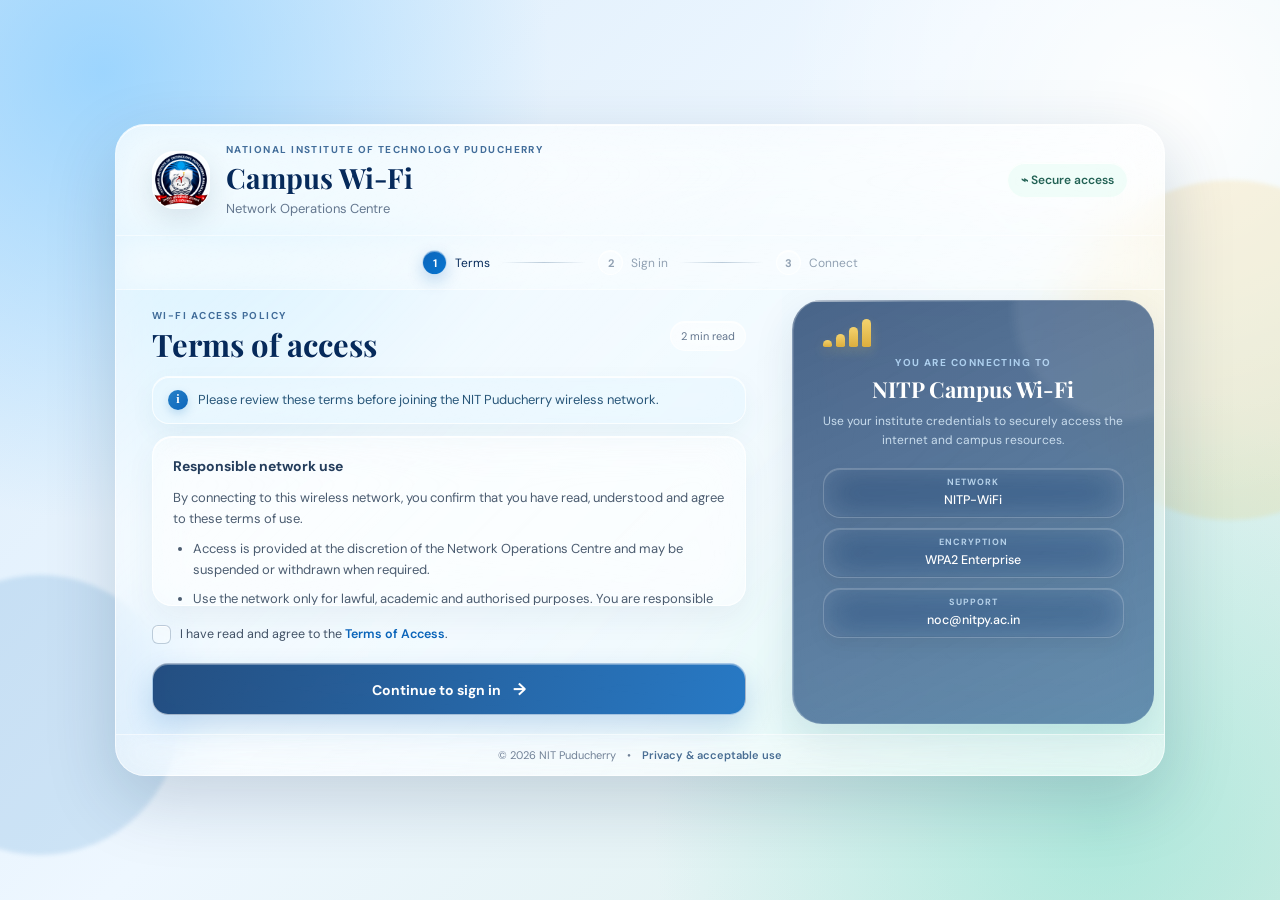
<file: index.html>
<!doctype html>
<html lang="en">
<head>
  <meta charset="utf-8"><meta name="viewport" content="width=device-width,initial-scale=1">
  <meta name="theme-color" content="#062a5b"><title>NIT Puducherry Wi-Fi | Terms</title>
  <link rel="stylesheet" href="styles.css">
  <style>
    @media (min-width: 721px) {
      body { overflow: hidden; }
      .shell { min-height: 100dvh; padding: 12px 16px; }
      .card { max-height: calc(100dvh - 24px); }
      .brand { min-height: 102px; padding: 18px 36px; }
      .brand .logo { width: 58px; height: 58px; flex-basis: 58px; }
      .steps { padding: 14px 32px; }
      .main-panel { padding: 19px 36px; }
      .main-panel .notice { margin: 14px 0 12px; }
      .terms { height: clamp(145px, 20vh, 170px); }
      .network { padding: 19px 30px; }
      .network .bars { height: 28px; margin: 0 0 9px; }
      .network .bars i:nth-child(1) { height: 7px; }.network .bars i:nth-child(2) { height: 13px; }.network .bars i:nth-child(3) { height: 20px; }.network .bars i:nth-child(4) { height: 28px; }
      .network h2 { font-size: 22px; }.network > p:not(.eyebrow) { font-size: 12px; }.network dl { margin: 10px 0; }.network dl div { padding: 6px 0; }.help { padding: 10px; }
      footer { padding: 13px 32px; }
    }
  </style>
</head>
<body>
  <main class="shell"><section class="card" aria-labelledby="title">
    <header class="brand">
      <a class="logo" href="index.html" aria-label="NIT Puducherry Wi-Fi home"><img src="NIT_Puducherry_Official_logo.png" alt="NIT Puducherry logo" onerror="this.hidden=true;this.parentElement.classList.add('fallback')"><b>NITP</b></a>
      <div><p class="eyebrow">NATIONAL INSTITUTE OF TECHNOLOGY PUDUCHERRY</p><h1 id="title">Campus Wi-Fi</h1><p class="sub">Network Operations Centre</p></div>
      <span class="secure">⌁ Secure access</span>
    </header>
    <nav class="steps" aria-label="Connection steps"><span class="active"><b>1</b>Terms</span><i></i><span><b>2</b>Sign in</span><i></i><span><b>3</b>Connect</span></nav>
    <div class="columns">
      <section class="main-panel" aria-labelledby="terms-title">
        <div class="heading"><div><p class="eyebrow">WI-FI ACCESS POLICY</p><h2 id="terms-title">Terms of access</h2></div><small>2 min read</small></div>
        <div class="notice"><b>i</b><span>Please review these terms before joining the NIT Puducherry wireless network.</span></div>
        <article class="terms" tabindex="0"><h3>Responsible network use</h3><p>By connecting to this wireless network, you confirm that you have read, understood and agree to these terms of use.</p><ul><li>Access is provided at the discretion of the Network Operations Centre and may be suspended or withdrawn when required.</li><li>Use the network only for lawful, academic and authorised purposes. You are responsible for all activity through your account.</li><li>Do not bypass security controls, disrupt service, or access systems and data without permission.</li><li>The service is provided on an “as is” basis. Availability and performance are not guaranteed.</li></ul><p>For assistance, contact the Network Operations Centre. Misuse may result in loss of access and action under institute policy.</p></article>
        <form id="terms-form" action="login.html"><label class="check"><input id="accept" type="checkbox" required><em>✓</em><span>I have read and agree to the <a href="#terms-title">Terms of Access</a>.</span></label><button class="button" type="submit">Continue to sign in <b>→</b></button></form>
      </section>
      <aside class="network"><div class="bars" aria-hidden="true"><i></i><i></i><i></i><i></i></div><p class="eyebrow">YOU ARE CONNECTING TO</p><h2>NITP Campus Wi-Fi</h2><p>Use your institute credentials to securely access the internet and campus resources.</p><dl><div><dt>Network</dt><dd>NITP-WiFi</dd></div><div><dt>Encryption</dt><dd>WPA2 Enterprise</dd></div><div><dt>Support</dt><dd>noc@nitpy.ac.in</dd></div></dl></aside>
    </div>
    <footer><span>© <span id="year"></span> NIT Puducherry</span><span>•</span><a href="#terms-title">Privacy &amp; acceptable use</a></footer>
  </section></main><script src="portal.js"></script>
</body>
</html>
</file>
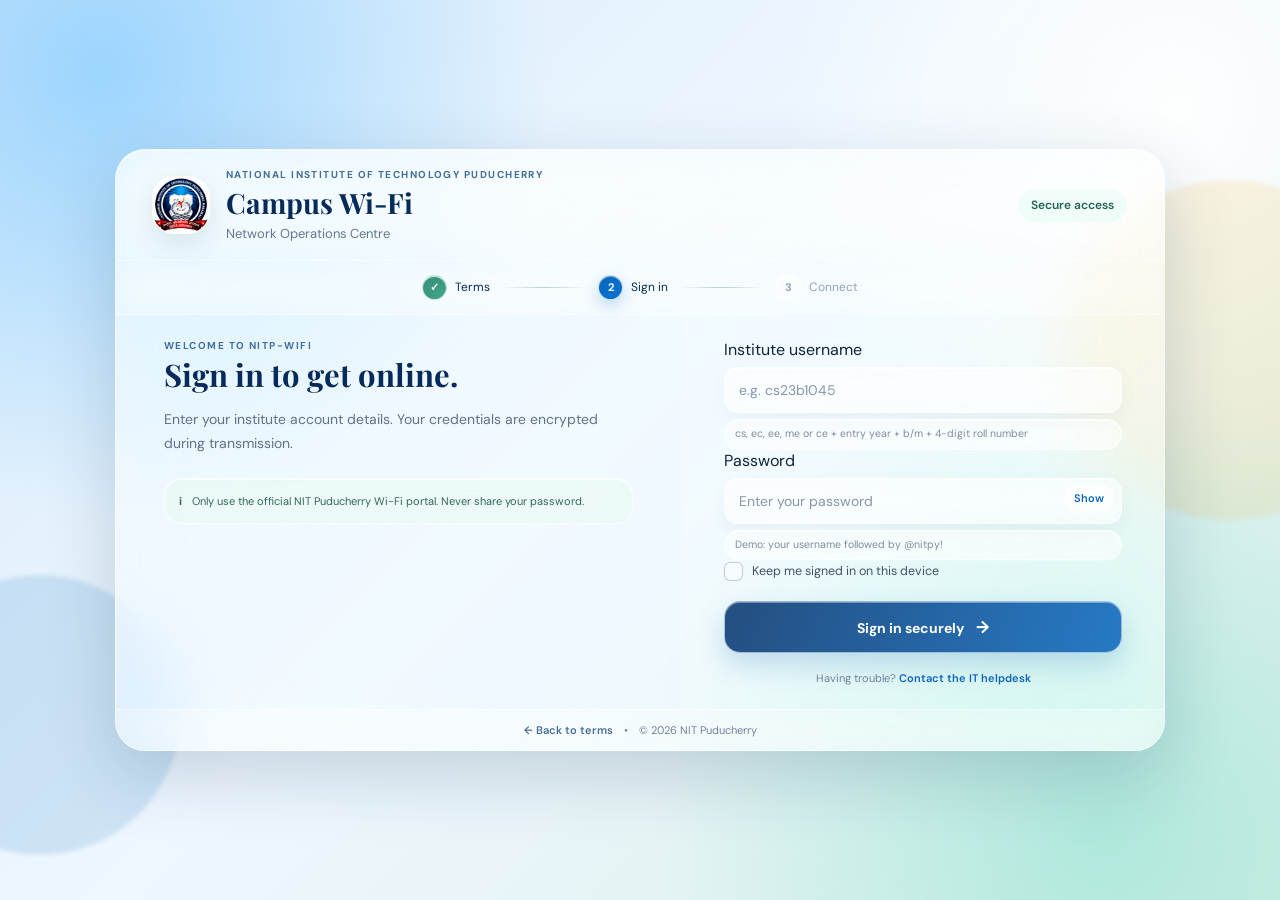
<file: login.html>
<!doctype html>
<html lang="en"><head><meta charset="utf-8"><meta name="viewport" content="width=device-width,initial-scale=1"><meta name="theme-color" content="#062a5b"><title>NIT Puducherry Wi-Fi | Sign in</title><link rel="stylesheet" href="styles.css"><style>@media (min-width:721px){body{overflow:hidden}.shell{min-height:100dvh;padding:12px 16px}.card{max-height:calc(100dvh - 24px)}.brand{min-height:102px;padding:18px 36px}.brand .logo{width:58px;height:58px;flex-basis:58px}.steps{padding:14px 32px}.login-card .login-grid{min-height:0}.login-card .intro,.login-card .login-form{padding-top:24px;padding-bottom:24px}.login-card .privacy{margin-top:22px}footer{padding:13px 32px}}</style></head>
<body><main class="shell"><section class="card login-card" aria-labelledby="login-title">
  <header class="brand"><a class="logo" href="index.html" aria-label="NIT Puducherry Wi-Fi home"><img src="NIT_Puducherry_Official_logo.png" alt="NIT Puducherry logo" onerror="this.hidden=true;this.parentElement.classList.add('fallback')"><b>NITP</b></a><div><p class="eyebrow">NATIONAL INSTITUTE OF TECHNOLOGY PUDUCHERRY</p><h1>Campus Wi-Fi</h1><p class="sub">Network Operations Centre</p></div><span class="secure">Secure access</span></header>
  <nav class="steps" aria-label="Connection steps"><span class="done"><b>✓</b>Terms</span><i></i><span class="active" id="step-signin"><b>2</b>Sign in</span><i></i><span id="step-connect"><b>3</b>Connect</span></nav>
  <section class="login-grid"><div class="intro"><p class="eyebrow">WELCOME TO NITP-WIFI</p><h2 id="login-title">Sign in to get online.</h2><p>Enter your institute account details. Your credentials are encrypted during transmission.</p><div class="privacy"><b>i</b><span>Only use the official NIT Puducherry Wi-Fi portal. Never share your password.</span></div></div>
  <form class="login-form" id="login-form"><div class="credentials"><label>Institute username<input id="username" autocomplete="username" autocapitalize="none" spellcheck="false" placeholder="e.g. cs23b1045" required><small class="field-hint">cs, ec, ee, me or ce + entry year + b/m + 4-digit roll number</small></label><label>Password<span class="password"><input id="password" type="password" autocomplete="current-password" placeholder="Enter your password" required><button id="show" type="button">Show</button></span><small class="field-hint">Demo: your username followed by @nitpy!</small></label><p class="form-error" id="login-error" hidden role="alert"></p><label class="check"><input type="checkbox"><em>✓</em><span>Keep me signed in on this device</span></label><button class="button" type="submit">Sign in securely <b>→</b></button><p class="support">Having trouble? <a href="mailto:noc@nitpy.ac.in">Contact the IT helpdesk</a></p></div><div class="status" id="status" hidden><b>✓</b><p><strong>Connected to NITP Campus Wi-Fi</strong><br><span id="connected-user"></span> is now connected. This is a local demo; real access must be confirmed by the authorised NIT network system.</p></div></form></section>
  <footer><a href="index.html">← Back to terms</a><span>•</span><span>© <span id="year"></span> NIT Puducherry</span></footer>
</section></main><script src="portal.js"></script></body></html>
</file>
<file: styles.css>
@import url('https://fonts.googleapis.com/css2?family=DM+Sans:wght@400;500;600;700&family=Playfair+Display:wght@600;700&display=swap');

:root{
  --navy:#062a5b;
  --blue:#0b65bb;
  --ink:#10233d;
  --muted:#64778f;
  --line:rgba(255,255,255,.48);
  --gold:#f0c75e;
  --glass:rgba(255,255,255,.48);
  --glass-strong:rgba(255,255,255,.66);
  --glass-dark:rgba(7,45,91,.54);
  --shadow:0 24px 70px rgba(13,43,76,.18);
}

*{box-sizing:border-box}

html{min-height:100%;scroll-behavior:smooth}

body{
  margin:0;
  min-height:100vh;
  color:var(--ink);
  font-family:"DM Sans",Arial,sans-serif;
  background:
    radial-gradient(circle at 8% 8%,rgba(130,203,255,.70) 0,transparent 28rem),
    radial-gradient(circle at 92% 12%,rgba(255,255,255,.92) 0,transparent 25rem),
    radial-gradient(circle at 86% 92%,rgba(101,219,194,.40) 0,transparent 28rem),
    linear-gradient(135deg,#d9ebfa 0%,#eef7ff 46%,#dcefe9 100%);
  background-attachment:fixed;
  overflow-x:hidden;
}

body::before,
body::after{
  content:"";
  position:fixed;
  z-index:-1;
  border-radius:50%;
  filter:blur(2px);
  pointer-events:none;
}
body::before{
  width:280px;height:280px;
  left:-100px;bottom:5%;
  background:rgba(20,116,190,.14);
}
body::after{
  width:340px;height:340px;
  right:-120px;top:20%;
  background:rgba(242,190,76,.16);
}

.shell{
  min-height:100vh;
  display:grid;
  place-items:center;
  padding:36px 22px;
}

.card{
  width:min(1050px,100%);
  overflow:hidden;
  display:flex;
  flex-direction:column;
  border:1px solid rgba(255,255,255,.72);
  border-radius:30px;
  background:rgba(255,255,255,.34);
  box-shadow:var(--shadow),inset 0 1px 0 rgba(255,255,255,.9);
  backdrop-filter:blur(28px) saturate(145%);
  -webkit-backdrop-filter:blur(28px) saturate(145%);
  position:relative;
}

.card::before{
  content:"";
  position:absolute;
  inset:0;
  pointer-events:none;
  background:linear-gradient(135deg,rgba(255,255,255,.42),transparent 42%,rgba(255,255,255,.16));
}

.brand,.steps,.columns,.login-grid,footer{position:relative;z-index:1}

.brand{
  min-height:122px;
  padding:25px 42px;
  display:flex;
  align-items:center;
  gap:16px;
  border-bottom:1px solid rgba(255,255,255,.52);
  background:rgba(255,255,255,.20);
  backdrop-filter:blur(22px);
  -webkit-backdrop-filter:blur(22px);
}

.logo{
  display:grid;
  place-items:center;
  overflow:hidden;
  width:68px;height:68px;flex:0 0 68px;
  border-radius:22px;
  border:1px solid rgba(255,255,255,.80);
  background:rgba(255,255,255,.58);
  box-shadow:0 10px 28px rgba(17,54,91,.12),inset 0 1px 0 rgba(255,255,255,.95);
  backdrop-filter:blur(15px);
  -webkit-backdrop-filter:blur(15px);
}
.logo img{width:100%;height:100%;object-fit:contain}
.logo>b{display:none;color:#fff;font-size:13px}
.logo.fallback{background:linear-gradient(135deg,#07366f,#0b67bd)}
.logo.fallback>b{display:block}

.eyebrow{
  margin:0;
  color:#426d9a;
  font-size:10px;
  font-weight:700;
  letter-spacing:1.45px;
}

.brand h1{
  margin:3px 0 4px;
  font:700 28px "Playfair Display",Georgia,serif;
  color:var(--navy);
  text-shadow:0 1px 0 rgba(255,255,255,.8);
}
.sub{margin:0;color:var(--muted);font-size:13px}

.secure{
  margin-left:auto;
  padding:9px 13px;
  border-radius:999px;
  border:1px solid rgba(255,255,255,.68);
  background:rgba(225,250,242,.48);
  color:#236255;
  font-size:12px;
  font-weight:600;
  box-shadow:inset 0 1px 0 rgba(255,255,255,.8);
  backdrop-filter:blur(12px);
  -webkit-backdrop-filter:blur(12px);
}

.steps{
  display:flex;
  align-items:center;
  justify-content:center;
  gap:12px;
  padding:20px 42px;
  border-bottom:1px solid rgba(255,255,255,.50);
  background:rgba(255,255,255,.16);
  backdrop-filter:blur(18px);
  -webkit-backdrop-filter:blur(18px);
}
.steps span{display:flex;align-items:center;gap:8px;color:#91a1b3;font-size:12px}
.steps span b{
  display:grid;place-items:center;
  width:25px;height:25px;
  border:1px solid rgba(255,255,255,.78);
  border-radius:50%;
  background:rgba(255,255,255,.30);
  box-shadow:inset 0 1px 0 rgba(255,255,255,.8);
  font-size:11px;
}
.steps .active,.steps .done{color:var(--navy)}
.steps .active b{
  border-color:rgba(255,255,255,.75);
  background:linear-gradient(135deg,#0b65bb,#0875cf);
  color:#fff;
  box-shadow:0 6px 16px rgba(11,101,187,.24),inset 0 1px 0 rgba(255,255,255,.4);
}
.steps .done b{
  border-color:rgba(255,255,255,.72);
  background:linear-gradient(135deg,#348d77,#43a68d);
  color:#fff;
}
.steps i{
  width:min(84px,10vw);
  height:1px;
  background:linear-gradient(90deg,transparent,rgba(72,111,148,.35),transparent);
}

.columns{display:grid;grid-template-columns:minmax(0,1.48fr) minmax(270px,.85fr)}

.main-panel{padding:42px;background:rgba(255,255,255,.12)}
.heading{display:flex;justify-content:space-between;align-items:center;gap:16px}
.heading h2,.intro h2{
  margin:5px 0 0;
  font:700 31px/1.1 "Playfair Display",Georgia,serif;
  color:var(--navy);
  text-shadow:0 1px 0 rgba(255,255,255,.75);
}
small{
  padding:7px 10px;
  border-radius:999px;
  border:1px solid rgba(255,255,255,.65);
  background:rgba(255,255,255,.38);
  color:var(--muted);
  font-size:11px;
  box-shadow:inset 0 1px 0 rgba(255,255,255,.75);
  backdrop-filter:blur(12px);
}

.notice{
  display:flex;
  align-items:center;
  gap:10px;
  margin:25px 0 18px;
  padding:13px 15px;
  border:1px solid rgba(255,255,255,.72);
  border-radius:17px;
  background:rgba(219,242,255,.40);
  color:#285679;
  font-size:13px;
  box-shadow:0 10px 26px rgba(23,83,126,.06),inset 0 1px 0 rgba(255,255,255,.85);
  backdrop-filter:blur(18px);
  -webkit-backdrop-filter:blur(18px);
}
.notice b{
  display:grid;place-items:center;
  width:20px;height:20px;
  border-radius:50%;
  background:linear-gradient(135deg,#2781c8,#0b65bb);
  color:#fff;
  font:700 12px Georgia;
  box-shadow:0 4px 10px rgba(39,129,200,.25);
}

.terms{
  height:242px;
  overflow:auto;
  padding:18px 20px;
  border:1px solid rgba(255,255,255,.76);
  border-radius:20px;
  background:rgba(255,255,255,.36);
  color:#4b5c70;
  font-size:13px;
  line-height:1.64;
  box-shadow:inset 0 1px 0 rgba(255,255,255,.85),0 12px 30px rgba(34,67,101,.06);
  backdrop-filter:blur(20px);
  -webkit-backdrop-filter:blur(20px);
}
.terms:focus{outline:3px solid rgba(86,166,224,.25)}
.terms h3{margin:0 0 8px;color:#243d5c;font-size:14px}
.terms p{margin:9px 0}.terms ul{margin:8px 0;padding-left:20px}.terms li+li{margin-top:7px}

.check{
  display:flex;
  align-items:flex-start;
  gap:9px;
  margin:19px 0;
  color:#425267;
  font-size:12.5px;
  line-height:1.5;
  cursor:pointer;
}
.check input{position:absolute;opacity:0}
.check em{
  display:grid;place-items:center;
  width:19px;height:19px;flex:0 0 19px;
  border:1px solid rgba(88,119,149,.35);
  border-radius:6px;
  background:rgba(255,255,255,.42);
  color:transparent;
  font-style:normal;font-size:12px;
  box-shadow:inset 0 1px 0 rgba(255,255,255,.85);
}
.check input:checked+em{
  border-color:rgba(11,101,187,.7);
  background:linear-gradient(135deg,#0b65bb,#1582d4);
  color:#fff;
}

a{color:var(--blue);font-weight:600;text-decoration:none}
a:hover{text-decoration:underline}

.button{
  width:100%;
  padding:14px 18px;
  border:1px solid rgba(255,255,255,.58);
  border-radius:16px;
  background:linear-gradient(110deg,rgba(7,54,111,.88),rgba(11,103,189,.88));
  color:#fff;
  font:700 14px "DM Sans",Arial;
  cursor:pointer;
  box-shadow:0 12px 28px rgba(10,93,179,.20),inset 0 1px 0 rgba(255,255,255,.35);
  backdrop-filter:blur(14px);
  -webkit-backdrop-filter:blur(14px);
  transition:transform .2s,box-shadow .2s,filter .2s;
}
.button:hover{
  transform:translateY(-2px);
  filter:brightness(1.04);
  box-shadow:0 16px 32px rgba(10,93,179,.27),inset 0 1px 0 rgba(255,255,255,.42);
}
.button:active{transform:translateY(0)}
.button b{margin-left:9px;font-size:17px}

.network{
  padding:30px 30px;
  color:#e7f1ff;
  background:
    linear-gradient(155deg,rgba(6,42,91,.72),rgba(10,65,124,.58)),
    rgba(255,255,255,.10);
  border-radius:30px;
  border-left:1px solid rgba(255,255,255,.28);
  box-shadow:
    inset 1px 0 0 rgba(255,255,255,.12),
    inset 0 1px 0 rgba(255,255,255,.18),
    inset 0 -1px 0 rgba(255,255,255,.10),
    0 15px 40px rgba(5,35,75,.10);
  backdrop-filter:blur(28px) saturate(140%);
  -webkit-backdrop-filter:blur(28px) saturate(140%);
  position:relative;
  overflow:hidden;
  margin:10px;
  text-align:center;
}

.network::before{
  content:"";
  position:absolute;
  top:0;
  left:0;
  width:65%;
  height:2px;
  background:linear-gradient(90deg,rgba(255,255,255,.75),rgba(255,255,255,.20),transparent);
  border-radius:999px;
  opacity:.8;
}

.network::after{
  content:"";
  position:absolute;
  width:220px;
  height:220px;
  top:-100px;
  right:-80px;
  background:rgba(255,255,255,.08);
  border-radius:50%;
  filter:blur(5px);
  pointer-events:none;
}

.bars{
  display:flex;
  align-items:flex-end;
  justify-content:center;
  gap:4px;
  width:48px;
  height:34px;
  margin:0 auto 12px;
  position:relative;
  z-index:2;
}

.bars i{
  width:9px;
  border-radius:5px 5px 2px 2px;
  background:linear-gradient(180deg,#f5d36e,#dcae3e);
  box-shadow:0 5px 12px rgba(240,199,94,.20);
}

.bars i:nth-child(1){height:11px}
.bars i:nth-child(2){height:20px}
.bars i:nth-child(3){height:30px}
.bars i:nth-child(4){height:41px}

.network .eyebrow{
  margin:0 0 5px;
  color:#aed0ef;
  text-align:center;
}

.network h2{
  margin:0 0 8px;
  color:#fff;
  font:700 23px "Playfair Display",Georgia,serif;
  text-align:center;
}

.network>p:not(.eyebrow){
  margin:0 auto 18px;
  max-width:330px;
  color:#c8dced;
  font-size:12px;
  line-height:1.55;
  text-align:center;
}

.network dl{
  display:flex;
  flex-direction:column;
  gap:10px;
  width:100%;
  margin:18px 0 0;
  padding:0;
}

.network dl div{
  width:100%;
  min-height:52px;
  margin:0;
  padding:10px 16px;
  border:1px solid rgba(255,255,255,.20);
  border-radius:17px;
  background:rgba(255,255,255,.09);
  box-shadow:
    inset 0 1px 0 rgba(255,255,255,.18),
    inset 0 -1px 0 rgba(0,0,0,.04),
    0 8px 18px rgba(0,0,0,.06);
  backdrop-filter:blur(18px);
  -webkit-backdrop-filter:blur(18px);
  display:flex;
  flex-direction:column;
  justify-content:center;
  align-items:center;
  text-align:center;
  overflow:hidden;
  transition:transform .25s ease,background .25s ease,border-color .25s ease,box-shadow .25s ease;
}

.network dl div:hover{
  transform:translateY(-2px);
  background:rgba(255,255,255,.13);
  border-color:rgba(255,255,255,.28);
  box-shadow:
    inset 0 1px 0 rgba(255,255,255,.22),
    0 12px 28px rgba(0,0,0,.10);
}

dt{
  color:#b5d1e9;
  font-size:9px;
  line-height:1.15;
  font-weight:700;
  letter-spacing:1px;
  text-transform:uppercase;
  margin:0 0 4px;
  padding:0;
  text-align:center;
}

dd{
  margin:0;
  padding:0;
  color:#fff;
  font-size:12.5px;
  line-height:1.3;
  font-weight:500;
  text-align:center;
  white-space:normal;
  overflow-wrap:anywhere;
}

footer{
  display:flex;
  justify-content:center;
  gap:11px;
  padding:20px 42px;
  border-top:1px solid rgba(255,255,255,.50);
  background:rgba(255,255,255,.17);
  color:#718197;
  font-size:11px;
  backdrop-filter:blur(18px);
  -webkit-backdrop-filter:blur(18px);
}
footer a{color:#486d93}

.login-grid{display:grid;grid-template-columns:1fr minmax(310px,.85fr);min-height:350px}
.login-card .login-grid{min-height:0;flex:1}

.intro{
  padding:55px 48px;
  background:rgba(238,248,255,.25);
  border-right:1px solid rgba(255,255,255,.40);
}
.intro>p:not(.eyebrow){margin:17px 0;color:#617188;font-size:14px;line-height:1.7}

.privacy{
  display:flex;gap:10px;margin-top:36px;padding:14px;
  border:1px solid rgba(255,255,255,.65);
  border-radius:17px;
  background:rgba(225,248,238,.40);
  color:#33665b;
  font-size:11px;line-height:1.5;
  box-shadow:inset 0 1px 0 rgba(255,255,255,.82);
  backdrop-filter:blur(16px);
}
.login-form{padding:44px 42px;background:rgba(255,255,255,.13)}
.login-card .intro,.login-card .login-form{padding-top:30px;padding-bottom:30px}

.login-form>label:not(.check){display:block;margin-bottom:19px;color:#3e5066;font-size:12px;font-weight:700}
.login-form input:not([type=checkbox]){
  width:100%;
  margin-top:7px;
  padding:13px 14px;
  border:1px solid rgba(255,255,255,.76);
  border-radius:14px;
  outline:0;
  color:var(--ink);
  font:14px "DM Sans",sans-serif;
  background:rgba(255,255,255,.43);
  box-shadow:inset 0 1px 0 rgba(255,255,255,.88),0 7px 18px rgba(31,64,98,.05);
  backdrop-filter:blur(14px);
  -webkit-backdrop-filter:blur(14px);
  transition:.2s;
}
.login-form input:not([type=checkbox])::placeholder{color:#8797a9}
.login-form input:not([type=checkbox]):focus{
  border-color:rgba(11,101,187,.62);
  background:rgba(255,255,255,.62);
  box-shadow:0 0 0 4px rgba(42,137,207,.12),inset 0 1px 0 rgba(255,255,255,.9);
}

.password{position:relative;display:block}
.password input{padding-right:58px!important}
.password button{
  position:absolute;right:9px;top:14px;
  padding:5px 8px;
  border:1px solid rgba(255,255,255,.55);
  border-radius:9px;
  background:rgba(255,255,255,.30);
  color:var(--blue);
  font:600 11px "DM Sans";
  cursor:pointer;
  backdrop-filter:blur(8px);
}
.login-form .check{margin:2px 0 20px}
.support{text-align:center;margin:18px 0 0;color:#718096;font-size:11px}
.status{
  display:flex;gap:13px;
  margin:0 42px 28px;padding:15px 16px;
  border:1px solid rgba(255,255,255,.68);
  border-radius:18px;
  background:rgba(225,250,242,.43);
  color:#2d6557;
  font-size:12px;line-height:1.5;
  box-shadow:inset 0 1px 0 rgba(255,255,255,.86),0 10px 24px rgba(30,91,75,.08);
  backdrop-filter:blur(18px);
}
.status>b{
  display:grid;place-items:center;
  width:24px;height:24px;flex:0 0 24px;
  border-radius:50%;
  background:linear-gradient(135deg,#368b74,#43a68d);
  color:#fff;
}
.status p{margin:0}.status strong{font-size:13px}
.login-form.is-connected .credentials{display:none}
.login-form .status{margin:0;align-items:flex-start}
.login-form .status[hidden]{display:none}

.field-hint{display:block;margin-top:6px;color:#7d8b9e;font-size:10.5px;font-weight:400;line-height:1.4}
.form-error{
  margin:-7px 0 15px;padding:10px 11px;
  border:1px solid rgba(240,200,200,.80);
  border-radius:14px;
  background:rgba(255,238,238,.46);
  color:#a43838;
  font-size:11px;line-height:1.45;
  backdrop-filter:blur(14px);
}

/* Final text-safe spacing */
.network dl{
  margin:18px 0 0;
  gap:10px;
}

.network dl div > *{
  max-width:100%;
}


@media (min-width:721px){
  body{overflow:hidden}
  .shell{min-height:100dvh;padding:12px 16px}
  .card{max-height:calc(100dvh - 24px)}
  .brand{min-height:102px;padding:18px 36px}
  .brand .logo{width:58px;height:58px;flex-basis:58px}
  .steps{padding:14px 32px}
  .main-panel{padding:19px 36px}
  .main-panel .notice{margin:14px 0 12px}
  .terms{height:clamp(145px,20vh,170px)}
  .network{padding:22px 24px}
  .network .bars{height:28px;margin:0 auto 9px}
  .network .bars i:nth-child(1){height:7px}.network .bars i:nth-child(2){height:13px}.network .bars i:nth-child(3){height:20px}.network .bars i:nth-child(4){height:28px}
  .network h2{font-size:22px}.network>p:not(.eyebrow){font-size:12px}.network dl{margin:16px 0 0;gap:10px}.network dl div{padding:8px 12px;min-height:50px;margin:0}
  footer{padding:13px 32px}
  .login-card .login-grid{min-height:0}
  .login-card .intro,.login-card .login-form{padding-top:24px;padding-bottom:24px}
  .login-card .privacy{margin-top:22px}
}

@media (max-height:700px) and (min-width:721px){
  .brand{min-height:102px;padding:18px 36px}
  .brand .logo{width:58px;height:58px;flex-basis:58px}
  .steps{padding:14px 32px}
  .network{padding-top:19px;padding-bottom:19px}
  .network h2{font-size:22px}.network>p:not(.eyebrow){font-size:12px}.network dl{margin:16px 0 0;gap:10px}
.main-panel{padding-top:19px;padding-bottom:19px}
  .main-panel .notice{margin:14px 0 12px}.terms{height:150px}
  .login-card .intro,.login-card .login-form{padding-top:24px;padding-bottom:24px}
  .login-card .privacy{margin-top:22px}footer{padding:13px 32px}
}

@media(max-width:720px){
  .shell{padding:16px}
  .card{border-radius:24px}
  .brand{min-height:0;padding:22px}
  .logo{width:52px;height:52px;flex-basis:52px;border-radius:17px}
  .brand h1{font-size:23px}
  .secure{display:none}
  .steps{padding:17px 20px;gap:8px}
  .steps span{font-size:0}
  .steps span b{font-size:11px}
  .steps i{width:12vw}
  .columns,.login-grid{grid-template-columns:1fr}
  .main-panel,.intro,.login-form{padding:30px 24px}
  .network{
    padding:24px 22px;
    margin:0;
    border-radius:0 0 24px 24px;
    border-left:0;
    border-top:1px solid rgba(255,255,255,.28);
  }
  .network dl{margin:16px 0 0;gap:10px}
  .network dl div{min-height:54px;padding:11px 14px;margin:0}
  .network dt{font-size:9.5px;line-height:1.2}
  .network dd{font-size:12.5px;line-height:1.35;margin-top:5px}
  .terms{height:230px}
  .status{margin:0 24px 24px}
  footer{padding:17px 20px;flex-wrap:wrap}
  .heading h2,.intro h2{font-size:27px}
  .intro{border-right:0;border-bottom:1px solid rgba(255,255,255,.4)}
}

@media(max-width:400px){
  .brand .eyebrow{font-size:8px}
  .sub{font-size:11px}
  small{display:none}
}
</file>
